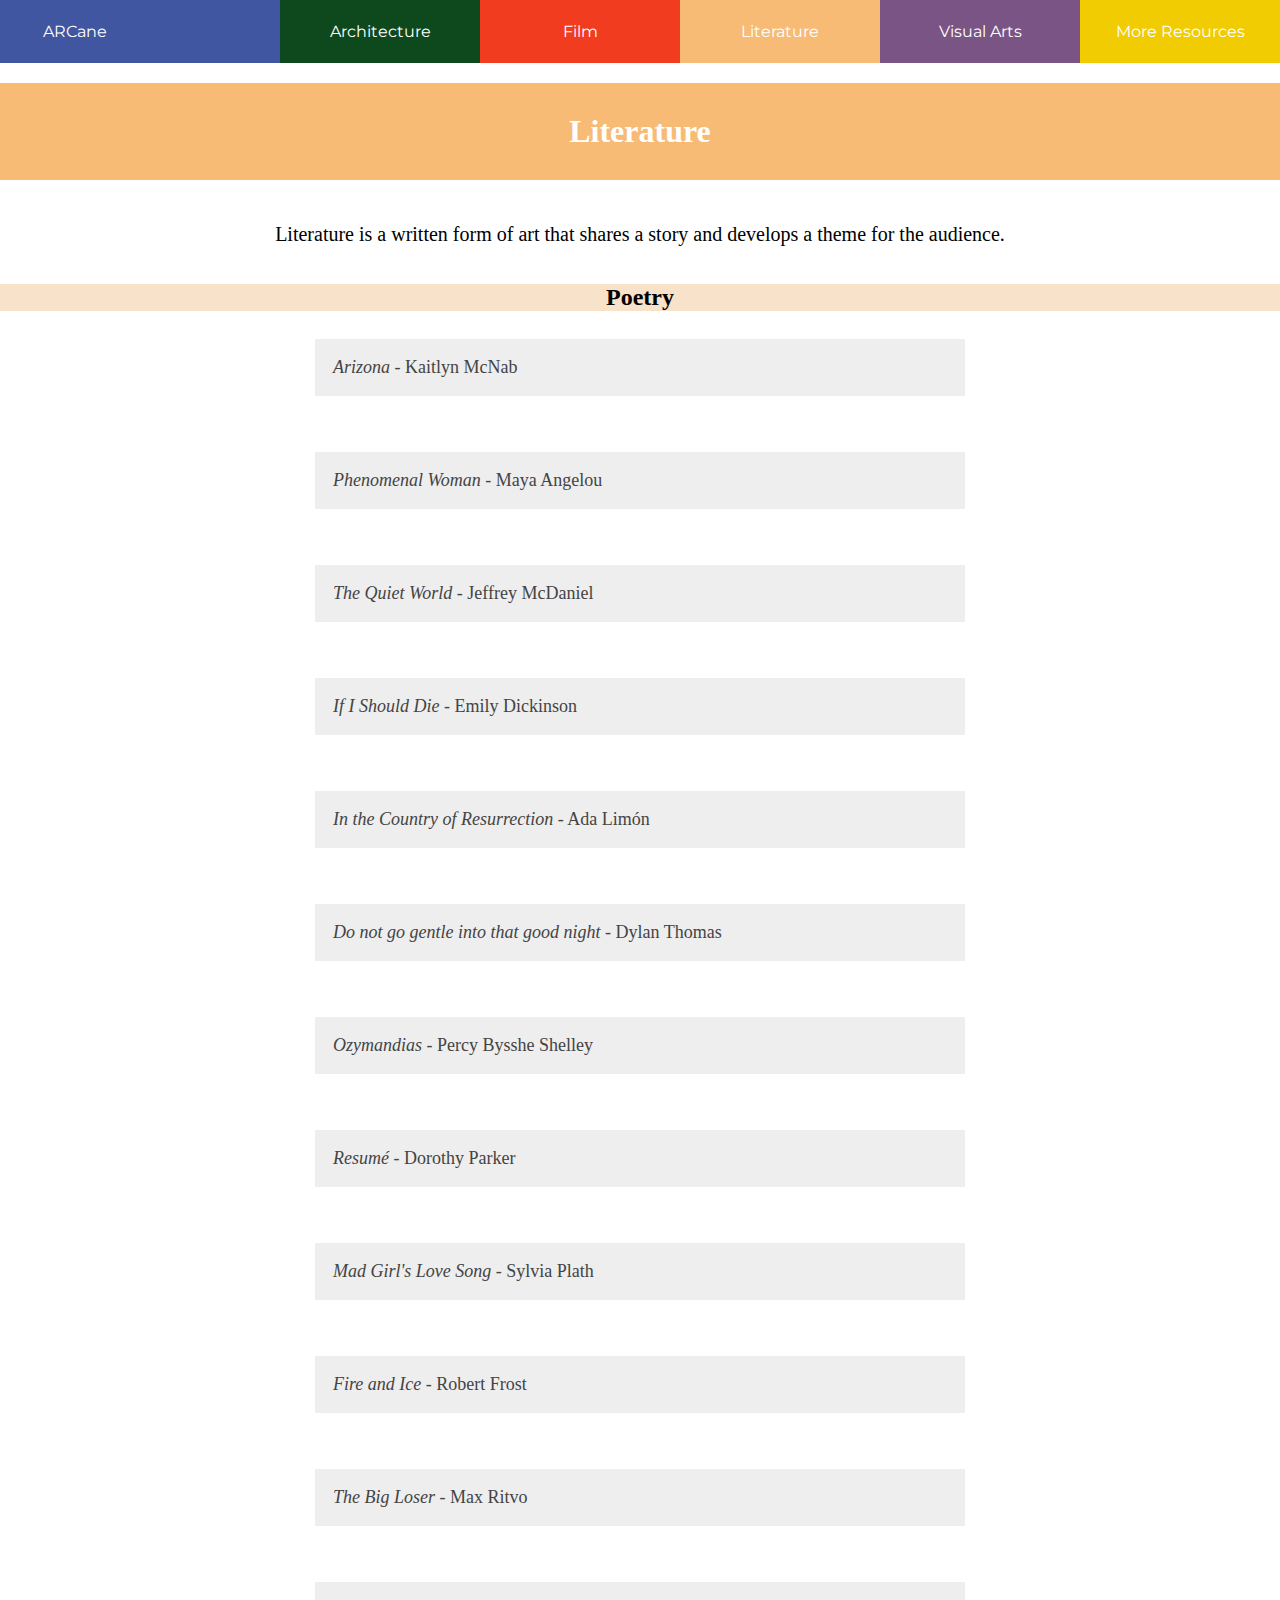
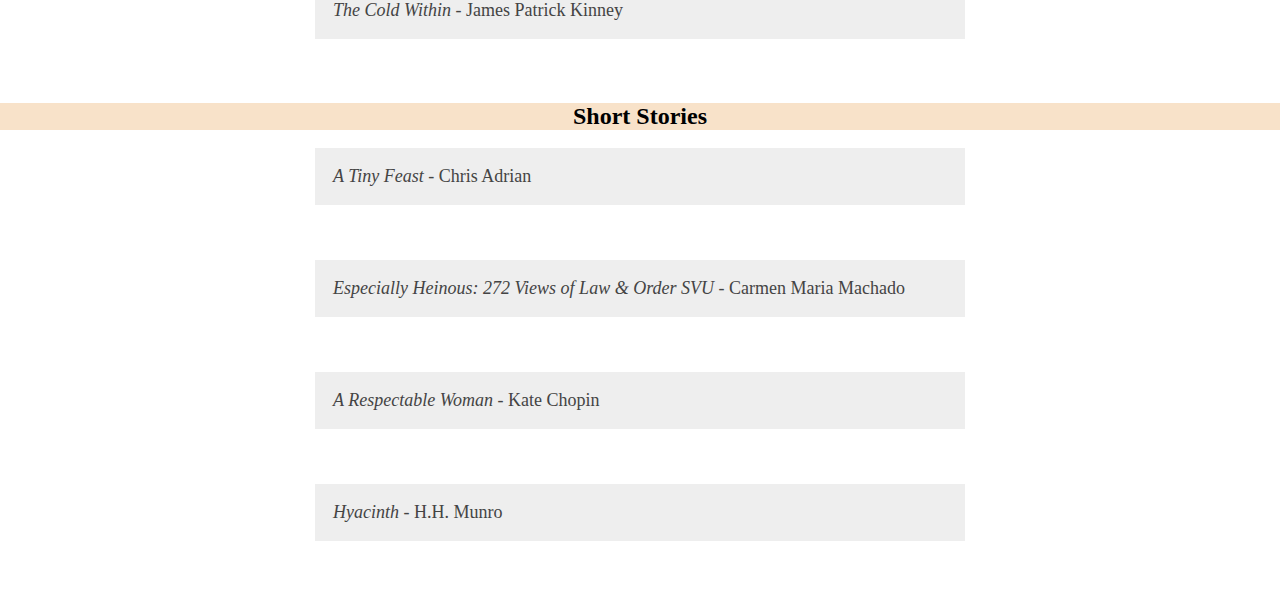
<file: literature.html>
<!DOCTYPE html>
<html>

<head>
  <meta charset="utf-8">
  <meta name="viewport" content="width=device-width">
  <title>replit</title>
  <link href="style.css" rel="stylesheet" type="text/css" />
  <script src = "https://code.jquery.com/jquery-3.4.1.min.js"></script>
</head>

<body> 
<link rel="preconnect" href="https://fonts.googleapis.com">
<link rel="preconnect" href="https://fonts.gstatic.com" crossorigin>
<link href="https://fonts.googleapis.com/css2?family=Dancing+Script&family=Montserrat&display=swap" rel="stylesheet">
  
<div class = "space">
  <div>
<!--     <img class = "hands logoL" src = "pictures/logoPic.png" alt = "an image" style = "cursor: pointer"> -->
    <a class = "logo" href = "index.html">ARCane</a>
  </div>
  <ul class = "sections">
    <li><a class = "architecture" href = "architecture.html">Architecture</a></li>
    <li><a class = "film" href = "film.html">Film</a></li>
    <li><a class = "literature" href = "literature.html">Literature</a></li>
    <li><a class = "visualArts" href = "visual arts.html">Visual Arts</a></li>
    <li><a class="moreResources" href="more resources.html">More Resources</a></li>
  </ul>
</div>
  
<h1 class = "literatureH header center">Literature</h1>

<div class = "literatureAB">
  <p class = "description center"><br>Literature is a written form of art that shares a story and develops a theme for the audience.</p>
</div>
<br>

<h2 class = "literatureGT center">Poetry</h2><br>

<div class = "literatureRW">
  <div class = "box fullMargins">
      <button type="button" class="collapsible1 collapseCSS"><em>Arizona</em> - Kaitlyn McNab</button>
      <div class="text">
        <p><br>I want to be whisked away to Arizona <br>
and kissed in the depression of the Earth. <br>
Surrounded by rocks that have heard the moans of creatures like me, <br>
long necked <br>
and ferocious <br>
slow-stepping, and extraordinary. <br>
<br>
Standing ankle-deep in oceans of sand <br>
Under sun that refuses to give up <br>
Sharing heat with someone that loves me, <br>
that sees me as a beginning and the now, <br>
their future and their lover from a past life <br>
  <br>
I want to love in Arizona. <br>
  <br>
I want my palms and shoulders and the back of my neck <br>
bathed in sunlight and lips <br>
To fall asleep in a city of cacti <br>
and kept awake by all the life that romps in the night <br>
  <br>
I want to walk into the chilly desert draped under your arm, <br>
blanketed by all of you and all of the stars <br>
that seem more like ancestors, <br>
winking and beaming down at us, <br>
granting me the wish that has lived in my skeleton since my conception: <br>
to be loved unconditionally <br>
a freedom they’ve prayed over me endlessly. <br>
  <br>
I want the stars and the moon <br>
and the lizards and the dirt <br>
and the fingers and their touch <br>
and the promise of forever, <br>
  <br>
in Arizona.</p>
      </div>
    </div>
  <div class = "box fullMargins">
      <button type="button" class="collapsible2 collapseCSS"><em>Phenomenal Woman</em> - Maya Angelou</button>
      <div class="text">
        <p><br>Pretty women wonder where my secret lies. <br>
I'm not cute or built to suit a fashion model's size <br>
But when I start to tell them, <br>
They think I'm telling lies. <br>
I say, <br>
It's in the reach of my arms <br>
The span of my hips, <br>
The stride of my step, <br>
The curl of my lips. <br>
I'm a woman <br>
Phenomenally. <br>
Phenomenal woman, <br>
That's me. <br>
<br>
I walk into a room <br>
Just as cool as you please, <br>
And to a man, <br>
The fellows stand or <br>
Fall down on their knees. <br>
Then they swarm around me, <br>
A hive of honey bees. <br>
I say, <br>
It's the fire in my eyes, <br>
And the flash of my teeth, <br>
The swing in my waist, <br>
And the joy in my feet. <br>
I'm a woman <br>
Phenomenally. <br>
Phenomenal woman, <br>
That's me. <br>
<br>
Men themselves have wondered <br>
What they see in me. <br>
They try so much <br>
But they can't touch <br>
My inner mystery. <br>
When I try to show them <br>
They say they still can't see. <br>
I say, <br>
It's in the arch of my back, <br>
The sun of my smile, <br>
The ride of my breasts, <br>
The grace of my style. <br>
I'm a woman <br>
 <br>
Phenomenally. <br>
Phenomenal woman, <br>
That's me. <br>
<br>
Now you understand <br>
Just why my head's not bowed. <br>
I don't shout or jump about <br>
Or have to talk real loud. <br>
When you see me passing <br>
It ought to make you proud. <br>
I say, <br>
It's in the click of my heels, <br>
The bend of my hair, <br>
the palm of my hand, <br>
The need of my care, <br>
'Cause I'm a woman <br>
Phenomenally. <br>
Phenomenal woman, <br>
That's me.</p>
      </div>
    </div>
  <div class = "box fullMargins">
      <button type="button" class="collapsible3 collapseCSS"><em>The Quiet World</em> - Jeffrey McDaniel</button>
      <div class="text">
        <p><br>In an effort to get people to look <br>
into each other’s eyes more, <br>
and also to appease the mutes, <br>
the government has decided <br>
to allot each person exactly one hundred <br>
and sixty-seven words, per day. <br>
<br>
When the phone rings, I put it to my ear <br>
without saying hello. In the restaurant <br>
I point at chicken noodle soup. <br>
I am adjusting well to the new way. <br>
<br>
Late at night, I call my long distance lover, <br>
proudly say I only used fifty-nine today. <br>
I saved the rest for you. <br>
<br>
When she doesn’t respond, <br>
I know she’s used up all her words, <br>
so I slowly whisper I love you <br>
thirty-two and a third times. <br>
After that, we just sit on the line <br>
and listen to each other breathe. <br>
</p>
      </div>
  </div>
  <div class = "box fullMargins">
      <button type="button" class="collapsible4 collapseCSS"><em>If I Should Die</em> - Emily Dickinson</button>
      <div class="text">
        <p><br>If I should die, <br>
And you should live, <br>
And time should gurgle on, <br>
And morn should beam, <br>
And noon should burn, <br>
As it has usual done; <br>
If birds should build as early, <br>
And bees as bustling go,— <br>
One might depart at option <br>
From enterprise below! <br>
’T is sweet to know that stocks will stand <br>
When we with daisies lie, <br>
That commerce will continue, <br>
And trades as briskly fly. <br>
It makes the parting tranquil <br>
And keeps the soul serene, <br>
That gentlemen so sprightly <br>
Conduct the pleasing scene!</p>
      </div>
</div>
  <div class = "box fullMargins">
      <button type="button" class="collapsible5 collapseCSS"><em>In the Country of Resurrection</em> - Ada Limón</button>
      <div class="text">
        <p><br>Last night we killed a possum, <br>
out of mercy, in the middle of the road. <br>
<br>
It was dying, its face was bloody, <br>
the back legs were shattered. The mistake <br>
<br>
I made was getting out of the car <br>
(you told me not to), but I wanted to be <br>
<br>
sure, needed to know for sure, that it could <br>
not be saved. (Someone else had hit it.) <br>
 <br>
The sound it was making. The sound <br>
folded me back into the airless car. <br>
<br>
Do it, do it fast, I lowered my head <br>
until the thud was done. You killed it quiet. <br>
<br>
We drove home under the sickle moon, <br>
laundry gone cold and dry on the line. <br>
<br>
But that was last night. This morning <br>
the sun is coming alive in the kitchen. <br>
<br>
You’ve gone to get us gas station coffee <br>
and there is so much life all over the place.</p>
      </div>
  </div>
  <div class = "box fullMargins">
      <button type="button" class="collapsible6 collapseCSS"><em>Do not go gentle into that good night</em> - Dylan Thomas</button>
      <div class="text">
        <p><br>Do not go gentle into that good night, <br>
Old age should burn and rave at close of day; <br>
Rage, rage against the dying of the light. <br>
<br>
Though wise men at their end know dark is right, <br>
Because their words had forked no lightning they <br>
Do not go gentle into that good night. <br>
 <br>
Good men, the last wave by, crying how bright <br>
Their frail deeds might have danced in a green bay, <br>
Rage, rage against the dying of the light. <br>
<br>
Wild men who caught and sang the sun in flight, <br>
And learn, too late, they grieved it on its way, <br>
Do not go gentle into that good night. <br>
<br>
Grave men, near death, who see with blinding sight <br>
Blind eyes could blaze like meteors and be gay, <br>
Rage, rage against the dying of the light. <br>
<br>
And you, my father, there on the sad height, <br>
Curse, bless, me now with your fierce tears, I pray. <br>
Do not go gentle into that good night. <br>
Rage, rage against the dying of the light.</p>
      </div>
  </div>
  <div class = "box fullMargins">
      <button type="button" class="collapsible7 collapseCSS"><em>Ozymandias</em> - Percy Bysshe Shelley</button>
      <div class="text">
        <p><br>I met a traveller from an antique land <br>
Who said: "Two vast and trunkless legs of stone <br>
Stand in the desert . . . Near them, on the sand, <br>
Half sunk, a shattered visage lies, whose frown, <br>
And wrinkled lip, and sneer of cold command, <br>
Tell that its sculptor well those passions read <br>
Which yet survive, stamped on these lifeless things, <br>
The hand that mocked them, and the heart that fed: <br>
And on the pedestal these words appear: <br>
'My name is Ozymandias, king of kings: <br>
Look on my works, ye Mighty, and despair!' <br>
Nothing beside remains. Round the decay <br>
Of that colossal wreck, boundless and bare <br>
The lone and level sands stretch far away."</p>
      </div>
  </div>
  <div class = "box fullMargins">
      <button type="button" class="collapsible8 collapseCSS"><em>Resumé</em> - Dorothy Parker</button>
      <div class="text">
        <p><br>Razors pain you; <br>
Rivers are damp; <br>
Acids stain you; <br>
And drugs cause cramp. <br>
Guns aren’t lawful; <br>
Nooses give; <br>
Gas smells awful; <br>
You might as well live. <br>
</p>
      </div>
    </div>
  <div class = "box fullMargins">
      <button type="button" class="collapsible9 collapseCSS"><em>Mad Girl's Love Song</em> - Sylvia Plath</button>
      <div class="text">
        <p><br>I shut my eyes and all the world drops dead; <br>
I lift my lids and all is born again. <br>
(I think I made you up inside my head.) <br>
The stars go waltzing out in blue and red, <br>
And arbitrary blackness gallops in: <br>
I shut my eyes and all the world drops dead. <br>
I dreamed that you bewitched me into bed <br>
And sung me moon-struck, kissed me quite insane. <br>
(I think I made you up inside my head.) <br>
God topples from the sky, hell's fires fade: <br>
Exit seraphim and Satan's men: <br>
I shut my eyes and all the world drops dead. <br>
I fancied you'd return the way you said, <br>
But I grow old and I forget your name. <br>
(I think I made you up inside my head.) <br>
I should have loved a thunderbird instead; <br>
At least when spring comes they roar back again. <br>
I shut my eyes and all the world drops dead. <br>
(I think I made you up inside my head.)</p>
      </div>
  </div>
  <div class = "box fullMargins">
      <button type="button" class="collapsible10 collapseCSS"><em>Fire and Ice</em> - Robert Frost</button>
      <div class="text">
        <p><br>Some say the world will end in fire, <br>
Some say in ice. <br>
From what I’ve tasted of desire <br>
I hold with those who favor fire. <br>
But if it had to perish twice, <br>
I think I know enough of hate <br>
To say that for destruction ice <br>
Is also great <br>
And would suffice.
</p>
      </div>
  </div> 
  <div class = "box fullMargins">
      <button type="button" class="collapsible11 collapseCSS"><em>The Big Loser</em> - Max Ritvo</button>
      <div class="text">
        <p><br>The guardian angel sits in the tree <br>
above the black lip of street <br>
the man walks down. <br>
He calls the man Cargo. <br>
<br>
The angel sees a pinewood box in place of the man, <br>
and the street he walks is a boat, <br>
the hull like a coal crater. <br>
<br>
Somewhere in the real world there is such a boat and box. <br>
<br>
The angels call these overlays dreams, <br>
and believe they crop up because angels <br>
can’t sleep but want to — <br>
<br>
space falls apart when you have unlimited time. <br>
<br>
The cargo is rattling in the boat. <br>
Maybe it’s just the waves, maybe it’s rats. <br>
What’s the difference? Either way: it’s the box. <br>
<br>
The angel sends the man <br>
a happy vision from his past — the time <br>
<br>
he fed birthday cake <br>
to his goldfish <br>
after an unsuccessful party. <br>
<br>
The angel thinks he’s applying lemon oil <br>
to the creaky, wounded wood of the box. <br>
He knows it’s palliative, but it’s beautiful. <br>
<br>
The man reaches the end of the street. He’s a sick man <br>
and he starts to ponder death <br>
as he often does these days: <br>
<br>
All of death is right here <br>
— the gods, the dark, a moon. <br>
Where was I expecting death <br>
to take me if everywhere it is <br>
is on earth? <br>
<br>
At life’s close, you’re like the child whose parents <br>
step out for a drive — <br>
<br>
everyone else out on a trip, <br>
but the child remains in the familiar bed, <br>
feeling old lumps like new <br>
in the mattress — the lights off — <br>
<br>
not sleeping, for who can sleep <br>
with the promise of a world beyond the door? <br>
<br>
That night the child dreams <br>
he’s inside the box. <br>
<br>
It’s burning hot, the heat coming <br>
from bugs and worms <br>
raping and devouring one another. <br>
<br>
He starts the hard work <br>
of the imagination, <br>
learning to minister to the new dream. <br>
<br>
Perhaps all that’s needed is a little rain — <br>
for everyone to drink and have a bath. <br>
<br>
Outside: a car humming, <br>
somewhere, his mother’s singing. <br>
</p>
      </div>
  </div>
  <div class = "box fullMargins">
      <button type="button" class="collapsible12 collapseCSS"><em>The Cold Within</em> - James Patrick Kinney</button>
      <div class="text">
        <p><br>Six humans trapped by happenstance <br>
In bleak and bitter cold. <br>
Each one possessed a stick of wood <br>
Or so the story's told. <br>
<br>
Their dying fire in need of logs <br>
The first man held his back <br>
For of the faces around the fire <br>
He noticed one was black. <br>
<br>
The next man looking 'cross the way <br>
Saw one not of his church <br>
And couldn't bring himself to give <br>
The fire his stick of birch. <br>
<br>
The third one sat in tattered clothes <br>
He gave his coat a hitch <br>
Why should his log be put to use <br>
To warm the idle rich? <br>
<br>
The rich man just sat back thought <br>
Of the wealth he had in store <br>
And how to keep what he had earned <br>
From the lazy shiftless poor. <br>
<br>
The black man's face bespoke revenge <br>
As the fire passed from his sight <br>
For all he saw in his stick of wood <br>
Was a chance to spite the white. <br>
<br>
The last man of this forlorn group <br>
Did nought except for gain <br>
Giving only to those who gave <br>
Was how he played the game. <br>
<br>
Their logs held tight in death's still hands <br>
Was proof of human sin <br>
They did not die from the cold without <br>
They died from the cold within.</p>
      </div>
  </div>
</div><br>

<h2 class = "literatureGT center">Short Stories</h2><br>

<div class = "literatureRW">
  <button class="collapseCSS ss" onclick=" window.open('https://blankslate.io/?note=720724', '_blank')" style="cursor:pointer"><em>A Tiny Feast</em> - Chris Adrian</button>
  <button class="collapseCSS ss" onclick=" window.open('https://blankslate.io?note=720736', '_blank')" style="cursor:pointer"><em>Especially Heinous: 272 Views of Law & Order SVU</em> - Carmen Maria Machado</button>
  <button class="collapseCSS ss" onclick=" window.open('https://blankslate.io?note=720738', '_blank')" style="cursor:pointer"><em>A Respectable Woman</em> - Kate Chopin</button>
  <button class="collapseCSS ss" onclick=" window.open('https://blankslate.io?note=720744', '_blank')" style="cursor:pointer"><em>Hyacinth</em> - H.H. Munro</button>
</div>
  <script src="script.js"></script>
 <!--
This script places a badge on your repl's full-browser view back to your repl's cover page. Try various colors for the theme: dark, light, red, orange, yellow, lime, green, teal, blue, blurple, magenta, pink!
-->
<script src="https://replit.com/public/js/replit-badge.js" theme="blue" defer></script> 
</body>

</html>
</file>
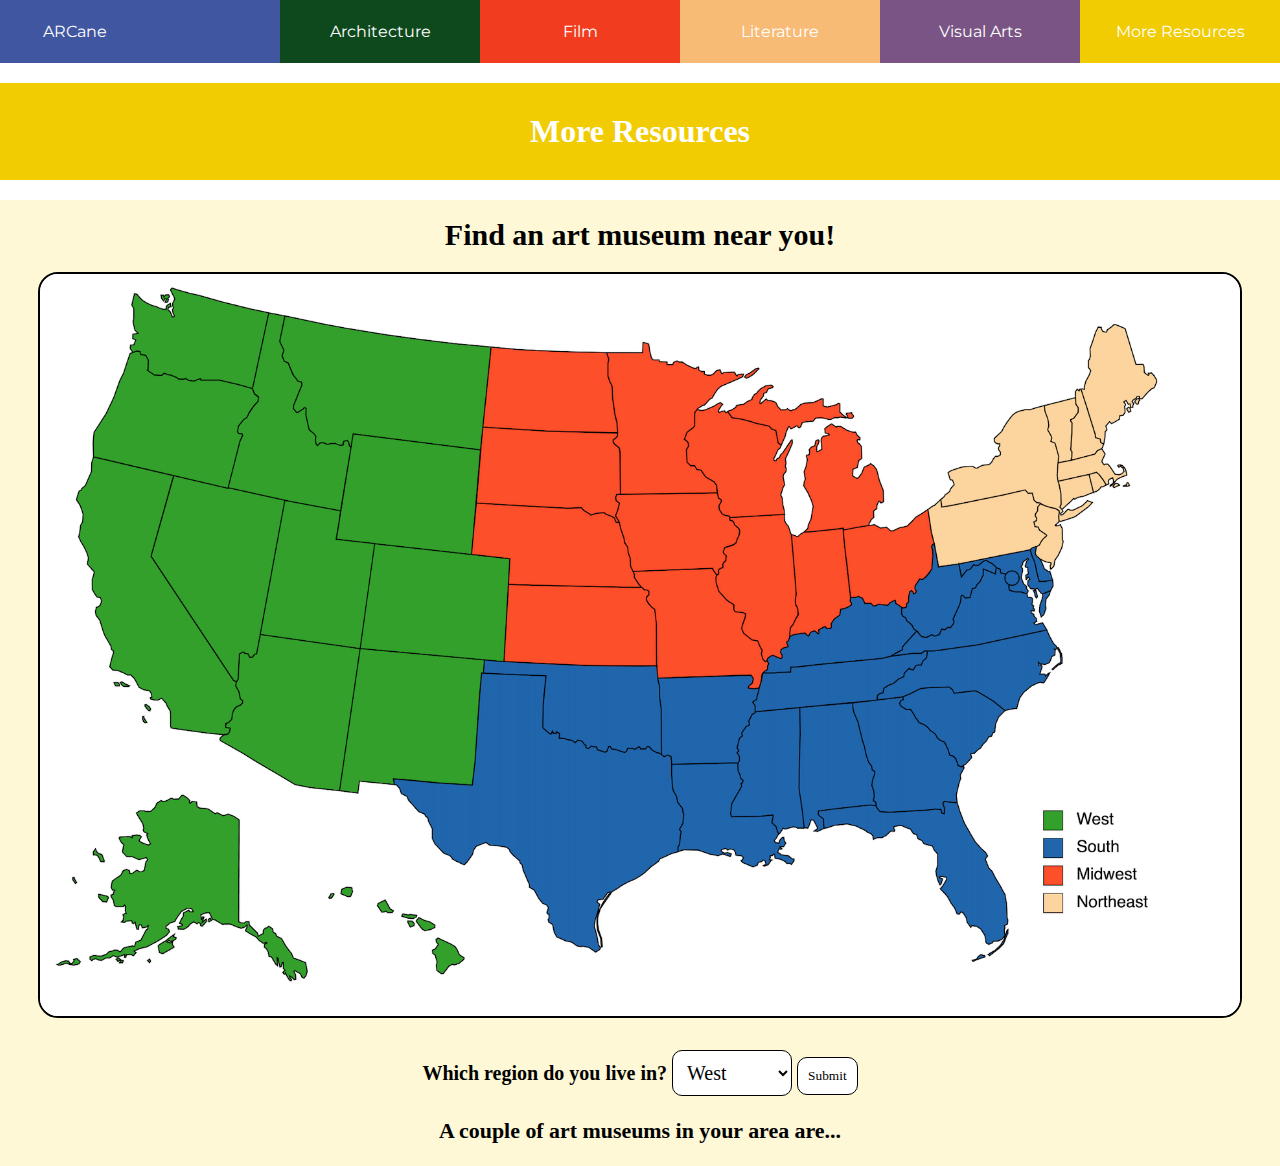
<file: more resources.html>
<!DOCTYPE html>
<html>

<head>
  <meta charset="utf-8">
  <meta name="viewport" content="width=device-width">
  <title>replit</title>
  <link href="style.css" rel="stylesheet" type="text/css" />
  <script src = "https://code.jquery.com/jquery-3.4.1.min.js"></script>
</head>

<body>
<link rel="preconnect" href="https://fonts.googleapis.com">
<link rel="preconnect" href="https://fonts.gstatic.com" crossorigin>
<link href="https://fonts.googleapis.com/css2?family=Dancing+Script&family=Montserrat&display=swap" rel="stylesheet">
<div class = "space">
  <div>
<!--     <img class = "hands logoL" src = "pictures/logoPic.png" alt = "an image" style = "cursor: pointer"> -->
    <a class = "logo" href = "index.html">ARCane</a>
  </div>
  <ul class = "sections">
    <li><a class = "architecture" href = "architecture.html">Architecture</a></li>
    <li><a class = "film" href = "film.html">Film</a></li>
    <li><a class = "literature" href = "literature.html">Literature</a></li>
    <li><a class = "visualArts" href = "visual arts.html">Visual Arts</a></li>
    <li><a class="moreResources" href="more resources.html">More Resources</a></li>
  </ul>
</div>
  
<h1 class = "resources header center">More Resources</h1>
  
<div class = "regionS center">
  <br>
  <h3 class = "homeST">Find an art museum near you! <h3>
  <div class = "middle">
    <img class = "resourcesImg" src = "pictures/map.png">
  </div>
  <div class = "middle">
    <form class = "regionF">
    <br>
      <label class = "regionL">Which region do you live in?
    <select class = "regionD">
      <option>West</option>
      <option>Midwest</option>
      <option>South</option>
      <option>Northeast</option>
    </select>
  </label>
      <input class = "regionSBtn" type = "submit">
    </form>
  </div>
    <br>
  <div>
    <h3>A couple of art museums in your area are...</h3>
    <br>
    <div class = "regionOut">
    
    </div>
  </div>
</div>


  
  <script src="script.js"></script>
 <!--
This script places a badge on your repl's full-browser view back to your repl's cover page. Try various colors for the theme: dark, light, red, orange, yellow, lime, green, teal, blue, blurple, magenta, pink!
-->
<script src="https://replit.com/public/js/replit-badge.js" theme="blue" defer></script> 
</body>

</html>
</file>
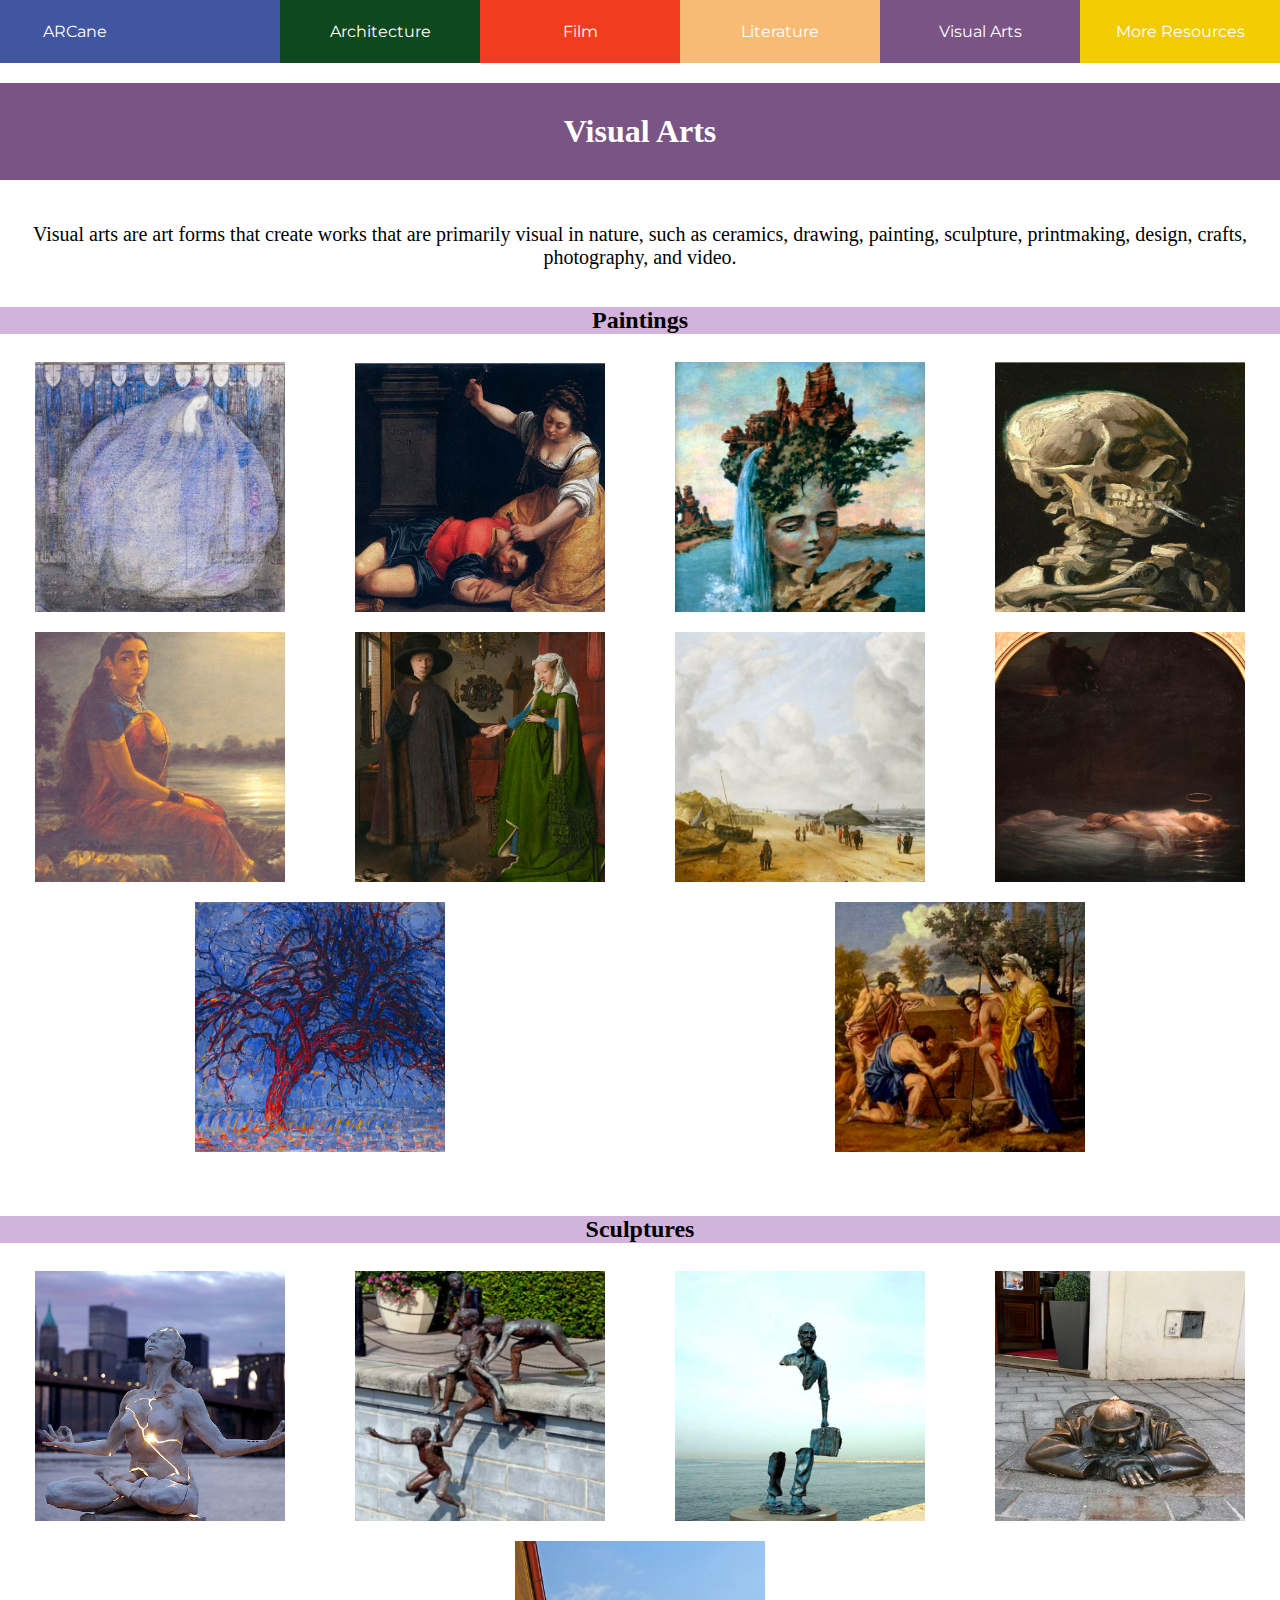
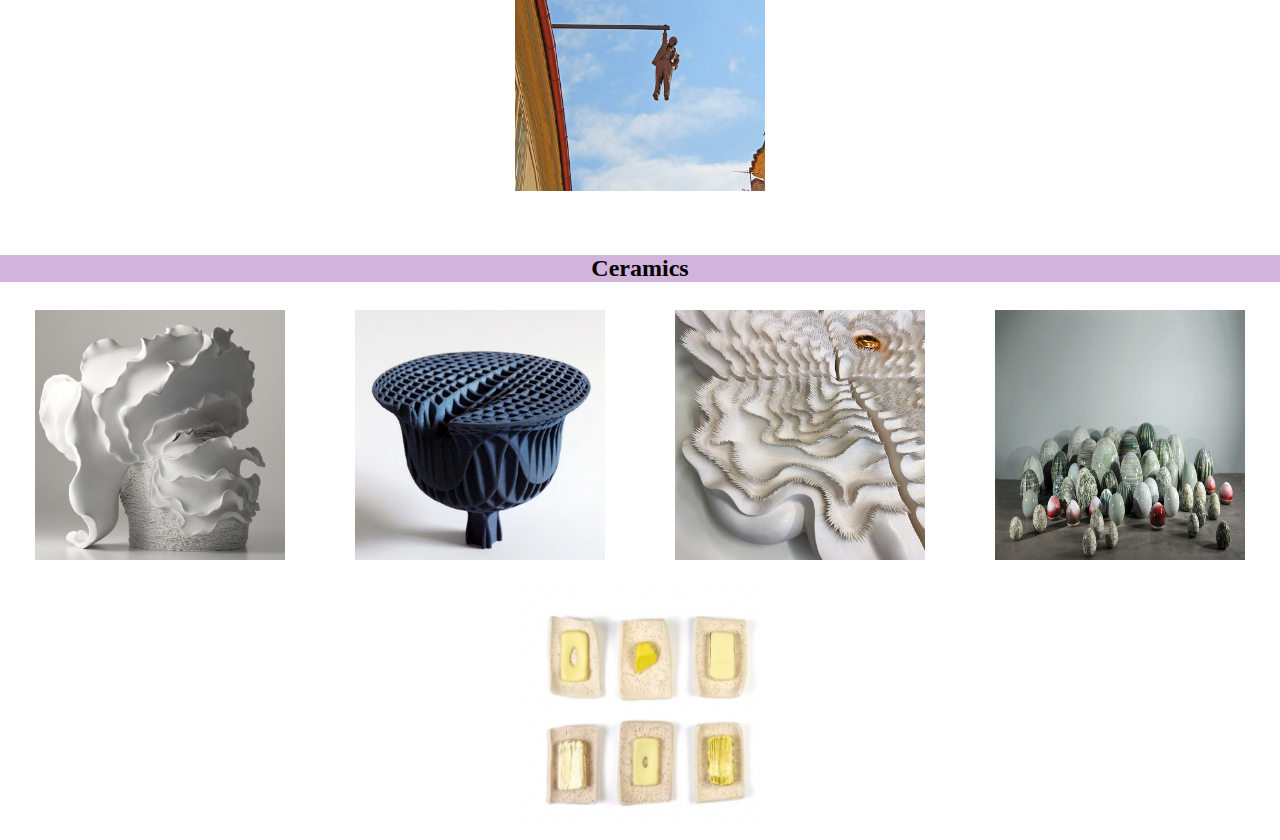
<file: visual arts.html>
<!DOCTYPE html>
<html>

<head>
  <meta charset="utf-8">
  <meta name="viewport" content="width=device-width">
  <title>replit</title>
  <link href="style.css" rel="stylesheet" type="text/css" />
  <script src = "https://code.jquery.com/jquery-3.4.1.min.js"></script>
</head>

<body>
<link rel="preconnect" href="https://fonts.googleapis.com">
<link rel="preconnect" href="https://fonts.gstatic.com" crossorigin>
<link href="https://fonts.googleapis.com/css2?family=Dancing+Script&family=Montserrat&display=swap" rel="stylesheet">
<div class = "space">
  <div>
<!--     <img class = "hands logoL" src = "pictures/logoPic.png" alt = "an image" style = "cursor: pointer"> -->
    <a class = "logo" href = "index.html">ARCane</a>
  </div>
  <ul class = "sections">
    <li><a class = "architecture" href = "architecture.html">Architecture</a></li>
    <li><a class = "film" href = "film.html">Film</a></li>
    <li><a class = "literature" href = "literature.html">Literature</a></li>
    <li><a class = "visualArts" href = "visual arts.html">Visual Arts</a></li>
    <li><a class="moreResources" href="more resources.html">More Resources</a></li>
  </ul>
</div>
  
<h1 class = "visualArtsH header center">Visual Arts</h1>

<div class = "visualArtsAB">
  <p class = "description center"><br>Visual arts are art forms that create works that are primarily visual in nature, such as ceramics, drawing, painting, sculpture, printmaking, design, crafts, photography, and video.</p>
</div>
<br>

<h2 class = "visualArtsGT center">Paintings</h2><br>

<div class="visualArtG">
  <div class="p1 fullMargins"> 
    <img src="pictures/the mysterious garden.png" width="250px" height="250px">
    <div><em>The Mysterious Garden, 1911</em><br>Margaret Macdonald Mackintosh</br><br>The National Galleries of Scotland, UK</div>
  </div>
  <div class="p2 fullMargins"> 
    <img src="pictures/jael and sisera.png" width="250px" height="250px">
    <div><em>Jael and Sisera, 1620</em><br>Artemisia Gentieschi</br><br>Szepmuveszeti Museum, Hungary</div>
  </div>
  <div class="p3 fullMargins"> 
    <img src="pictures/arizona landscape.png" width="250px" height="250px">
    <div><em>Arizona Landscape, 1944</em><br>Dorothea Tanning</br><br>Louvre Museum, France </div>
  </div>
  <div class="p4 fullMargins"> 
    <img src="pictures/skull of skeleton.png" width="250px" height="250px">
    <div><em>Skull of a Skeleton with Burning Cigarette, 1886</em><br>Vincent Van Gogh</br><br>Van Gogh Museum, the Netherlands</div>
  </div>
  <div class="p5 fullMargins"> 
    <img src="pictures/lady in the moonlight.png" width="250px" height="250px">
    <div><em>Lady in the Moonlight, 1889</em><br>Raja Ravi Varma</br><br>National Gallery of Modern Art, India</div>
  </div>
  <div class="p6 fullMargins"> 
    <img src="pictures/the arnolfini portrait.png" width="250px" height="250px">
    <div><em>The Arnolfini Portrait, 1434</em><br>Jan Van Eyck</br><br>The National Gallery, USA</div>
  </div>
  <div class="p7 fullMargins"> 
    <img src="pictures/view of Scheveningen Sands.png" width="250px" height="250px">
    <div><em>View of Scheveningen Sands, 1641</em><br>Hendrick van Anthonissen</br><br>The Fitzwilliam Museum, United Kingdom </div>
  </div>
  <div class="p8 fullMargins"> 
    <img src="pictures/the young martyr.png" width="250px" height="250px">
    <div><em>The Young Martyr, 1855</em><br>Paul Delaroche</br><br>Hermitage Museum, Russia</div>
  </div>
  <div class="p9 fullMargins"> 
    <img src="pictures/red tree.png" width="250px" height="250px">
    <div><em>Red Tree, 1908</em><br>Piet Mondrian</br><br>The Stedelijk Museum, the Netherlands</div>
  </div>
  <div class="p10 fullMargins"> 
    <img src="pictures/et in arcadia ego.png" width="250px" height="250px">
    <div><em>Et in Arcadia ego, 1638</em><br>Nicolas Poussin</br><br>Louvre Museum, France</div>
  </div>
</div><br><br><br>

<h2 class = "visualArtsGT center">Sculptures</h2><br>
  
<div class="sculptures visualArtG">
  <div class="s1 fullMargins"> 
    <img src="pictures/expansion.png" width="250px" height="250px">
    <div><em>Expansion, 2004</em><br>Paige Bradley</br><br>Brooklyn, New York, USA</div>
  </div>
  <div class="s2 fullMargins"> 
    <img src="pictures/people of the river.png" width="250px" height="250px">
    <div><em>People of the River, 2000</em><br>Chong Fa Cheong</br><br>Singapore River, Singapore</div>
  </div>
  <div class="s3 fullMargins"> 
    <img src="pictures/les voyageurs.png" width="250px" height="250px">
    <div><em>Les Voyageurs, 2014</em><br>Bruno Catalano</br><br>Marseilles, France</div>
  </div>
  <div class="s4 fullMargins"> 
    <img src="pictures/Screen Shot 2022-07-21 at 4.02.54 PM.png" width="250px" height="250px">
    <div><em>Man at Work, 1997</em><br>Viktor Hulik</br><br>Bratislava, Slovakia</div>
  </div>
  <div class="s5 fullMargins"> 
    <img src="pictures/man.png" width="250px" height="250px">
    <div><em>Man Hanging Out, 1996</em><br>David Černý</br><br>Prague, Czech Republic</div>
  </div>
</div><br><br><br>

<h2 class = "visualArtsGT center">Ceramics</h2><br>
  
<div class="ceramics visualArtG">
  <div class="c1 fullMargins"> 
    <img src="pictures/sea of memory.png" width="250px" height="250px">
    <div><em>Sea of Memory 052, 2017</em><br>Noriko Kuresumi</br></div>
  </div>
  <div class="c2 fullMargins"> 
    <img src="pictures/optical flow.png" width="250px" height="250px">
    <div><em>Optical Flow, 2017</em><br>Emre Can</br></div>
  </div>
  <div class="c3 fullMargins"> 
    <img src="pictures/pearl.png" width="250px" height="250px">
    <div><em>Golden Pearl II,</em><br>Ikuko Iwamoto</br></div>
  </div>
  <div class="c4 fullMargins"> 
    <img src="pictures/columbus'Egg.png" width="250px" height="250px">
    <div><em>Columbus’ Egg, 2014</em><br>Martha Rieger<br></div>
  </div>
  <div class="c5 fullMargins"> 
    <img src="pictures/sunlight.png" width="250px" height="250px">
    <div><em>Sunlight in Service, 2021</em><br>Honor Freeman<br></div>
  </div>
</div>
  
  <script src="script.js"></script>
 <!--
This script places a badge on your repl's full-browser view back to your repl's cover page. Try various colors for the theme: dark, light, red, orange, yellow, lime, green, teal, blue, blurple, magenta, pink!
-->
<script src="https://replit.com/public/js/replit-badge.js" theme="blue" defer></script> 
</body>

</html>
</file>
<file: style.css>
html, body {
  height: 100%;
  width: 100%;
  scroll-behavior: smooth;
}

* { 
  padding: 0; 
  margin: 0; 
  font-family: "Helvetica Neue";
}
.center {
  text-align: center;
}
.header {
  margin: 20px 0px 20px 0px;
  padding: 30px 0px 30px 0px;
}
.description {
  margin: 10px 10px 20px 10px;
  font-size: 20px;
}
.sideMargins {
  margin: 0px 20px 0px 20px;
}
.fullMargins {
  margin: 10px;
}
.middle {
  display: flex;
  flex-direction: row;
  justify-content: center;
}
.underline {
  text-decoration: underline;
}

/* Nav bar*/
.sections {
  display: flex;
  justify-content: flex-end;
  background-color: #4056A1;
  overflow: hidden;
  list-style: none;
  font-family: "Montserrat", sans-serif;
}
.space {
  display: flex;
  justify-content: space-between;
  background-color: #4056A1;
/*   position: fixed;
  top: 0;
  width: 100%; */
}

/* Link Colors and Hover Effect */
a:link, a:visited {
  color: white;
  padding: 14px 25px;
  text-align: center;
  text-decoration: none;
  display: inline-block;
  width: 150px;
}

.architecture:link {
  background-color: #0E491D;
  padding-top: 22px;
  padding-bottom: 22px;
  font-family: "Montserrat", sans-serif;
}
.architecture:hover {
  background-color: #146728;
  font-family: "Montserrat", sans-serif;
}

.film:link {
  background-color: #F13C1F;
  padding-top: 22px;
  padding-bottom: 22px;
  font-family: "Montserrat", sans-serif;
}
.film:hover {
  background-color: #F3573F;
  font-family: "Montserrat", sans-serif;
}

.literature:link {
  background-color: #F8BB76;
  padding-top: 22px;
  padding-bottom: 22px;
  font-family: "Montserrat", sans-serif;
/*   padding-right: 75px;
  padding-left: 75px; */
}
.literature:hover {
  background-color: #F9C58B; 
  font-family: "Montserrat", sans-serif;
}

.visualArts:link, .visualArts:visited {
  background-color: #795484ff;
  padding-top: 22px;
  padding-bottom: 22px;
  font-family: "Montserrat", sans-serif;
/*   padding-right: 75px;
  padding-left: 75px; */
}
.visualArts:hover {
  background-color: #9a75a5ff;
  font-family: "Montserrat", sans-serif;
}

.logo:link {
  background-color: #4056A1;
  padding-left: 0px;
  padding-top: 22px;
  padding-bottom: 22px;
  font-family: "Montserrat", sans-serif;
}

.moreResources:link {
  background-color: #f2cc02;
  padding-top: 22px;
  padding-bottom: 22px;
  font-family: "Montserrat", sans-serif;
/*   padding-right: 50px;
  padding-left: 50px; */
}
.moreResources:hover {
  background-color: #FDD90D;
  font-family: "Montserrat", sans-serif;
}

/* Home CSS */
.home {
  color: black;
  background-image: url('pictures/banner\ for\ arcane.jpg');
}
.homeST {
  font-size: 30px;
}
.homeHT {
  font-size: 40px;
  font-weight: 800;
}

.homeImg {
  width: 700px; 
  border: 2px solid #4056A1;
  border-radius: 20px;
  float: left;
  margin: 5px 20px 5px 0px;
}
.homeImgColor {
  width: 700px;
  border: 2px solid white;
  border-radius: 20px;
  float: left;
  margin: 5px 20px 5px 0px;
}
.homeColor {
  background-color: #4056A1;
  color: white;
}
.displaySide {
  display: flex;
  justify-content: space-between;
}
.stat1P {
  display: flex;
  flex-direction: column;
  justify-content: center;
  margin-left: 10px;
}
section {
  margin: 20px 0px 20px 0px;
  padding: 20px 0px 20px 0px;
}
.topBtn {
  margin-top: 5px;
  margin-bottom: 5px;
  margin: auto;
}

.topBtn:hover{
  background-color: white;
}

.homeArtL {
  border: 2px solid #000000;
  border-radius: 30px;
  background-color: white;
  font-family: sans-serif;
  font-size: 17px;
  padding: 10px;
  width: 600px;
  font-family: 'Montserrat', sans-serif;
  margin: auto;
}
.headBtn {
  color: #000000;
  border: 2px solid white;
  border-radius: 30px;
  background-color: white;
  font-family: sans-serif;
  font-size: 17px;
  padding: 10px;
  width: 150px;
  font-family: 'Montserrat', sans-serif;
}
.headBtn:hover {
  background-color: #F9F7F1;
  border: 2px solid #F9F7F1;
  cursor: pointer;
}

.spec {
  margin-bottom: 5px;
}

.bottomBtn {
  color: #000000;
  border: 2px solid #000000;
  border-radius: 30px;
  background-color: white;
  font-family: sans-serif;
  font-size: 17px;
  padding: 10px;
  width: 600px;
  font-family: 'Montserrat', sans-serif;
}
.bottomBtn:hover {
  background-color: white;
  cursor: pointer;
}

.nonColBtn {
  background-color: #465EAF;
  color: white;
}

.quote {
  background-color: #0E491D;
  color: white;
}

/* Architecture CSS */
.architectureH {
  background-color: #0E491D;
  color: white;
}

.architectureCol1 {
  display: flex;
  flex-flow: row wrap;
  justify-content: space-around;
}
.architectureGT {
  background-color: #83ce96;
}

.a1{
 position: relative;
 width: 250px;
 height: 250px;
 float: left;
 margin-right: 10px;
}

.a1 div{
 position: absolute;
 bottom: 0;
 right: 0;
 background: #0b471a;
 color: white;
 margin-bottom: 5px;
 font-family: sans-serif;
 opacity: 0;
 visibility: hidden;
 -webkit-transition: visibility 0s, opacity 0.5s linear; 
 transition: visibility 0s, opacity 0.5s linear;
}

.a1:hover{
 cursor: pointer;
}

.a1:hover div {
  width: 150px;
  padding: 8px 15px;
  visibility: visible;
  opacity: 0.7; 
}

.a2{
 position: relative;
 width: 250px;
 height: 250px;
 float: left;
 margin-right: 10px;
}

.a2 div{
 position: absolute;
 bottom: 0;
 right: 0;
 background: #d7b547;
 color: white;
 margin-bottom: 5px;
 font-family: sans-serif;
 opacity: 0;
 visibility: hidden;
 -webkit-transition: visibility 0s, opacity 0.5s linear; 
 transition: visibility 0s, opacity 0.5s linear;
}

.a2:hover{
 cursor: pointer;
}

.a2:hover div {
  width: 150px;
  padding: 8px 15px;
  visibility: visible;
  opacity: 0.7; 
}

.a3{
 position: relative;
 width: 250px;
 height: 250px;
 float: left;
 margin-right: 10px;
}

.a3 div{
 position: absolute;
 bottom: 0;
 right: 0;
 background: #59727d;
 color: white;
 margin-bottom: 5px;
 font-family: sans-serif;
 opacity: 0;
 visibility: hidden;
 -webkit-transition: visibility 0s, opacity 0.5s linear; 
 transition: visibility 0s, opacity 0.5s linear;
}

.a3:hover{
 cursor: pointer;
}

.a3:hover div {
  width: 150px;
  padding: 8px 15px;
  visibility: visible;
  opacity: 0.7; 
}

.a4{
 position: relative;
 width: 250px;
 height: 250px;
 float: left;
 margin-right: 10px;
}

.a4 div{
 position: absolute;
 bottom: 0;
 right: 0;
 background: #555555;
 color: white;
 margin-bottom: 5px;
 font-family: sans-serif;
 opacity: 0;
 visibility: hidden;
 -webkit-transition: visibility 0s, opacity 0.5s linear; 
 transition: visibility 0s, opacity 0.5s linear;
}

.a4:hover{
 cursor: pointer;
}

.a4:hover div {
  width: 150px;
  padding: 8px 15px;
  visibility: visible;
  opacity: 0.7; 
}

.a5{
 position: relative;
 width: 250px;
 height: 250px;
 float: left;
 margin-right: 10px;
}

.a5 div{
 position: absolute;
 bottom: 0;
 right: 0;
 background: #75816b;
 color: white;
 margin-bottom: 5px;
 font-family: sans-serif;
 opacity: 0;
 visibility: hidden;
 -webkit-transition: visibility 0s, opacity 0.5s linear; 
 transition: visibility 0s, opacity 0.5s linear;
}

.a5:hover{
 cursor: pointer;
}

.a5:hover div {
  width: 150px;
  padding: 8px 15px;
  visibility: visible;
  opacity: 0.7; 
}

.a6{
 position: relative;
 width: 250px;
 height: 250px;
 float: left;
 margin-right: 10px;
}

.a6 div{
 position: absolute;
 bottom: 0;
 right: 0;
 background: #0038A8;
 color: white;
 margin-bottom: 5px;
 font-family: sans-serif;
 opacity: 0;
 visibility: hidden;
 -webkit-transition: visibility 0s, opacity 0.5s linear; 
 transition: visibility 0s, opacity 0.5s linear;
}

.a6:hover{
 cursor: pointer;
}

.a6:hover div {
  width: 150px;
  padding: 8px 15px;
  visibility: visible;
  opacity: 0.7; 
}

.a7{
 position: relative;
 width: 250px;
 height: 250px;
 float: left;
 margin-right: 10px;
}

.a7 div{
 position: absolute;
 bottom: 0;
 right: 0;
 background: #e05e00;
 color: white;
 margin-bottom: 5px;
 font-family: sans-serif;
 opacity: 0;
 visibility: hidden;
 -webkit-transition: visibility 0s, opacity 0.5s linear; 
 transition: visibility 0s, opacity 0.5s linear;
}

.a7:hover{
 cursor: pointer;
}

.a7:hover div {
  width: 150px;
  padding: 8px 15px;
  visibility: visible;
  opacity: 0.7; 
}

.a8{
 position: relative;
 width: 250px;
 height: 250px;
 float: left;
 margin-right: 10px;
}

.a8 div{
 position: absolute;
 bottom: 0;
 right: 0;
 background: #f9a602;
 color: white;
 margin-bottom: 5px;
 font-family: sans-serif;
 opacity: 0;
 visibility: hidden;
 -webkit-transition: visibility 0s, opacity 0.5s linear; 
 transition: visibility 0s, opacity 0.5s linear;
}

.a8:hover{
 cursor: pointer;
}

.a8:hover div {
  width: 150px;
  padding: 8px 15px;
  visibility: visible;
  opacity: 0.7; 
}

.a9{
 position: relative;
 width: 250px;
 height: 250px;
 float: left;
 margin-right: 10px;
}

.a9 div{
 position: absolute;
 bottom: 0;
 right: 0;
 background: #997864;
 color: white;
 margin-bottom: 5px;
 font-family: sans-serif;
 opacity: 0;
 visibility: hidden;
 -webkit-transition: visibility 0s, opacity 0.5s linear; 
 transition: visibility 0s, opacity 0.5s linear;
}

.a9:hover{
 cursor: pointer;
}

.a9:hover div {
  width: 150px;
  padding: 8px 15px;
  visibility: visible;
  opacity: 0.7; 
}

.a10{
 position: relative;
 width: 250px;
 height: 250px;
 float: left;
 margin-right: 10px;
}

.a10 div{
 position: absolute;
 bottom: 0;
 right: 0;
 background: #CC6600;
 color: white;
 margin-bottom: 5px;
 font-family: sans-serif;
 opacity: 0;
 visibility: hidden;
 -webkit-transition: visibility 0s, opacity 0.5s linear; 
 transition: visibility 0s, opacity 0.5s linear;
}

.a10:hover{
 cursor: pointer;
}

.a10:hover div {
  width: 150px;
  padding: 8px 15px;
  visibility: visible;
  opacity: 0.7; 
}


/* Film CSS */
.filmH {
  background-color: #F13C1F;
  color: white;
}
.longFilms, .shortFilms {
  display: flex;
  flex-flow: row wrap;
  justify-content: space-around;
}
.filmGT {
  background-color: #ffd7d1;
}

/* Literature CSS */
.literatureH {
  background-color: #F8BB76;
  color: white;
}
.literatureRW {
  display: flex;
  flex-flow: row wrap;
  justify-content: space-evenly;
}
.literatureGT {
  background-color: #f8e2c9;
}

.litspec {
  margin-bottom: 40px;
}

/* Visual Arts CSS */
.visualArtsH {
  background-color: #795484ff;
  color: white;
}
.visualArtG {
  display: flex;
  justify-content: space-around;
  flex-flow: row wrap;
}
.visualArtsGT {
  background-color: #d1b3dbff;
}

.p1{
 position: relative;
 width: 250px;
 height: 250px;
 float: left;
 margin-right: 10px;
}

.p1 div{
 position: absolute;
 bottom: 0;
 right: 0;
 background: #958fa2;
 color: white;
 margin-bottom: 5px;
 font-family: sans-serif;
 opacity: 0;
 visibility: hidden;
 -webkit-transition: visibility 0s, opacity 0.5s linear; 
 transition: visibility 0s, opacity 0.5s linear;
}

.p1:hover{
 cursor: pointer;
}

.p1:hover div {
  width: 150px;
  padding: 8px 15px;
  visibility: visible;
  opacity: 0.7; 
}

.p2{
 position: relative;
 width: 250px;
 height: 250px;
 float: left;
 margin-right: 10px;
}

.p2 div{
 position: absolute;
 bottom: 0;
 right: 0;
 background: #dbb600;
 color: white;
 margin-bottom: 5px;
 font-family: sans-serif;
 opacity: 0;
 visibility: hidden;
 -webkit-transition: visibility 0s, opacity 0.5s linear; 
 transition: visibility 0s, opacity 0.5s linear;
}

.p2:hover{
 cursor: pointer;
}

.p2:hover div {
  width: 150px;
  padding: 8px 15px;
  visibility: visible;
  opacity: 0.7; 
}

.p3{
 position: relative;
 width: 250px;
 height: 250px;
 float: left;
 margin-right: 10px;
}

.p3 div{
 position: absolute;
 bottom: 0;
 right: 0;
 background: #68a0b0;
 color: white;
 margin-bottom: 5px;
 font-family: sans-serif;
 opacity: 0;
 visibility: hidden;
 -webkit-transition: visibility 0s, opacity 0.5s linear; 
 transition: visibility 0s, opacity 0.5s linear;
}

.p3:hover{
 cursor: pointer;
}

.p3:hover div {
  width: 150px;
  padding: 8px 15px;
  visibility: visible;
  opacity: 0.7; 
}

.p4{
 position: relative;
 width: 250px;
 height: 250px;
 float: left;
 margin-right: 10px;
}

.p4 div{
 position: absolute;
 bottom: 0;
 right: 0;
 background: #000000;
 color: white;
 margin-bottom: 5px;
 font-family: sans-serif;
 opacity: 0;
 visibility: hidden;
 -webkit-transition: visibility 0s, opacity 0.5s linear; 
 transition: visibility 0s, opacity 0.5s linear;
}

.p4:hover{
 cursor: pointer;
}

.p4:hover div {
  width: 150px;
  padding: 8px 15px;
  visibility: visible;
  opacity: 0.7; 
}

.p5{
 position: relative;
 width: 250px;
 height: 250px;
 float: left;
 margin-right: 10px;
}

.p5 div{
 position: absolute;
 bottom: 0;
 right: 0;
 background: #cc5500;
 color: white;
 margin-bottom: 5px;
 font-family: sans-serif;
 opacity: 0;
 visibility: hidden;
 -webkit-transition: visibility 0s, opacity 0.5s linear; 
 transition: visibility 0s, opacity 0.5s linear;
}

.p5:hover{
 cursor: pointer;
}

.p5:hover div {
  width: 150px;
  padding: 8px 15px;
  visibility: visible;
  opacity: 0.7; 
}

.p6{
 position: relative;
 width: 250px;
 height: 250px;
 float: left;
 margin-right: 10px;
}

.p6 div{
 position: absolute;
 bottom: 0;
 right: 0;
 background: #006400;
 color: white;
 margin-bottom: 5px;
 font-family: sans-serif;
 opacity: 0;
 visibility: hidden;
 -webkit-transition: visibility 0s, opacity 0.5s linear; 
 transition: visibility 0s, opacity 0.5s linear;
}

.p6:hover{
 cursor: pointer;
}

.p6:hover div {
  width: 150px;
  padding: 8px 15px;
  visibility: visible;
  opacity: 0.7; 
}

.p7{
 position: relative;
 width: 250px;
 height: 250px;
 float: left;
 margin-right: 10px;
}

.p7 div{
 position: absolute;
 bottom: 0;
 right: 0;
 background: #d2aa6d;
 color: white;
 margin-bottom: 5px;
 font-family: sans-serif;
 opacity: 0;
 visibility: hidden;
 -webkit-transition: visibility 0s, opacity 0.5s linear; 
 transition: visibility 0s, opacity 0.5s linear;
}

.p7:hover{
 cursor: pointer;
}

.p7:hover div {
  width: 150px;
  padding: 8px 15px;
  visibility: visible;
  opacity: 0.7; 
}

.p8{
 position: relative;
 width: 250px;
 height: 250px;
 float: left;
 margin-right: 10px;
}

.p8 div{
 position: absolute;
 bottom: 0;
 right: 0;
 background: #1e140a;
 color: white;
 margin-bottom: 5px;
 font-family: sans-serif;
 opacity: 0;
 visibility: hidden;
 -webkit-transition: visibility 0s, opacity 0.5s linear; 
 transition: visibility 0s, opacity 0.5s linear;
}

.p8:hover{
 cursor: pointer;
}

.p8:hover div {
  width: 150px;
  padding: 8px 15px;
  visibility: visible;
  opacity: 0.7; 
}

.p9{
 position: relative;
 width: 250px;
 height: 250px;
 float: left;
 margin-right: 10px;
}

.p9 div{
 position: absolute;
 bottom: 0;
 right: 0;
 background: #111e6c;
 color: white;
 margin-bottom: 5px;
 font-family: sans-serif;
 opacity: 0;
 visibility: hidden;
 -webkit-transition: visibility 0s, opacity 0.5s linear; 
 transition: visibility 0s, opacity 0.5s linear;
}

.p9:hover{
 cursor: pointer;
}

.p9:hover div {
  width: 150px;
  padding: 8px 15px;
  visibility: visible;
  opacity: 0.7; 
}

.p10{
 position: relative;
 width: 250px;
 height: 250px;
 float: left;
 margin-right: 10px;
}

.p10 div{
 position: absolute;
 bottom: 0;
 right: 0;
 background: #e1ad01;
 color: white;
 margin-bottom: 5px;
 font-family: sans-serif;
 opacity: 0;
 visibility: hidden;
 -webkit-transition: visibility 0s, opacity 0.5s linear; 
 transition: visibility 0s, opacity 0.5s linear;
}

.p10:hover{
 cursor: pointer;
}

.p10:hover div {
  width: 150px;
  padding: 8px 15px;
  visibility: visible;
  opacity: 0.7; 
}

.s1{
 position: relative;
 width: 250px;
 height: 250px;
 float: left;
 margin-right: 10px;
}

.s1 div{
 position: absolute;
 bottom: 0;
 right: 0;
 background: #5d486a;
 color: white;
 margin-bottom: 5px;
 font-family: sans-serif;
 opacity: 0;
 visibility: hidden;
 -webkit-transition: visibility 0s, opacity 0.5s linear; 
 transition: visibility 0s, opacity 0.5s linear;
}

.s1:hover{
 cursor: pointer;
}

.s1:hover div {
  width: 150px;
  padding: 8px 15px;
  visibility: visible;
  opacity: 0.7; 
}

.s2{
 position: relative;
 width: 250px;
 height: 250px;
 float: left;
 margin-right: 10px;
}

.s2 div{
 position: absolute;
 bottom: 0;
 right: 0;
 background: #5d2d24;
 color: white;
 margin-bottom: 5px;
 font-family: sans-serif;
 opacity: 0;
 visibility: hidden;
 -webkit-transition: visibility 0s, opacity 0.5s linear; 
 transition: visibility 0s, opacity 0.5s linear;
}

.s2:hover{
 cursor: pointer;
}

.s2:hover div {
  width: 150px;
  padding: 8px 15px;
  visibility: visible;
  opacity: 0.7; 
}

.s3{
 position: relative;
 width: 250px;
 height: 250px;
 float: left;
 margin-right: 10px;
}

.s3 div{
 position: absolute;
 bottom: 0;
 right: 0;
 background: #b3e5fc;
 color: white;
 margin-bottom: 5px;
 font-family: sans-serif;
 opacity: 0;
 visibility: hidden;
 -webkit-transition: visibility 0s, opacity 0.5s linear; 
 transition: visibility 0s, opacity 0.5s linear;
}

.s3:hover{
 cursor: pointer;
}

.s3:hover div {
  width: 150px;
  padding: 8px 15px;
  visibility: visible;
  opacity: 0.7; 
}

.s4{
 position: relative;
 width: 250px;
 height: 250px;
 float: left;
 margin-right: 10px;
}

.s4 div{
 position: absolute;
 bottom: 0;
 right: 0;
 background: #888c8d;
 color: white;
 margin-bottom: 5px;
 font-family: sans-serif;
 opacity: 0;
 visibility: hidden;
 -webkit-transition: visibility 0s, opacity 0.5s linear; 
 transition: visibility 0s, opacity 0.5s linear;
}

.s4:hover{
 cursor: pointer;
}

.s4:hover div {
  width: 150px;
  padding: 8px 15px;
  visibility: visible;
  opacity: 0.7; 
}

.s5{
 position: relative;
 width: 250px;
 height: 250px;
 float: left;
 margin-right: 10px;
}

.s5 div{
 position: absolute;
 bottom: 0;
 right: 0;
 background: #c8af55;
 color: white;
 margin-bottom: 5px;
 font-family: sans-serif;
 opacity: 0;
 visibility: hidden;
 -webkit-transition: visibility 0s, opacity 0.5s linear; 
 transition: visibility 0s, opacity 0.5s linear;
}

.s5:hover{
 cursor: pointer;
}

.s5:hover div {
  width: 150px;
  padding: 8px 15px;
  visibility: visible;
  opacity: 0.7; 
}

.c1{
 position: relative;
 width: 250px;
 height: 250px;
 float: left;
 margin-right: 10px;
}

.c1 div{
 position: absolute;
 bottom: 0;
 right: 0;
 background: #bebebe;
 color: white;
 margin-bottom: 5px;
 font-family: sans-serif;
 opacity: 0;
 visibility: hidden;
 -webkit-transition: visibility 0s, opacity 0.5s linear; 
 transition: visibility 0s, opacity 0.5s linear;
}

.c1:hover{
 cursor: pointer;
}

.c1:hover div {
  width: 150px;
  padding: 8px 15px;
  visibility: visible;
  opacity: 0.7; 
}

.c2{
 position: relative;
 width: 250px;
 height: 250px;
 float: left;
 margin-right: 10px;
}

.c2 div{
 position: absolute;
 bottom: 0;
 right: 0;
 background: #3e4c54;
 color: white;
 margin-bottom: 5px;
 font-family: sans-serif;
 opacity: 0;
 visibility: hidden;
 -webkit-transition: visibility 0s, opacity 0.5s linear; 
 transition: visibility 0s, opacity 0.5s linear;
}

.c2:hover{
 cursor: pointer;
}

.c2:hover div {
  width: 150px;
  padding: 8px 15px;
  visibility: visible;
  opacity: 0.7; 
}

.c3{
 position: relative;
 width: 250px;
 height: 250px;
 float: left;
 margin-right: 10px;
}

.c3 div{
 position: absolute;
 bottom: 0;
 right: 0;
 background: #d6c7a0;
 color: white;
 margin-bottom: 5px;
 font-family: sans-serif;
 opacity: 0;
 visibility: hidden;
 -webkit-transition: visibility 0s, opacity 0.5s linear; 
 transition: visibility 0s, opacity 0.5s linear;
}

.c3:hover{
 cursor: pointer;
}

.c3:hover div {
  width: 150px;
  padding: 8px 15px;
  visibility: visible;
  opacity: 0.7; 
}

.c4{
 position: relative;
 width: 250px;
 height: 250px;
 float: left;
 margin-right: 10px;
}

.c4 div{
 position: absolute;
 bottom: 0;
 right: 0;
 background: #55765c;
 color: white;
 margin-bottom: 5px;
 font-family: sans-serif;
 opacity: 0;
 visibility: hidden;
 -webkit-transition: visibility 0s, opacity 0.5s linear; 
 transition: visibility 0s, opacity 0.5s linear;
}

.c4:hover{
 cursor: pointer;
}

.c4:hover div {
  width: 150px;
  padding: 8px 15px;
  visibility: visible;
  opacity: 0.7; 
}

.c5{
 position: relative;
 width: 250px;
 height: 250px;
 float: left;
 margin-right: 10px;
}

.c5 div{
 position: absolute;
 bottom: 0;
 right: 0;
 background: #ffd300;
 color: white;
 margin-bottom: 5px;
 font-family: sans-serif;
 opacity: 0;
 visibility: hidden;
 -webkit-transition: visibility 0s, opacity 0.5s linear; 
 transition: visibility 0s, opacity 0.5s linear;
}

.c5:hover{
 cursor: pointer;
}

.c5:hover div {
  width: 150px;
  padding: 8px 15px;
  visibility: visible;
  opacity: 0.7; 
}

/* More Resources CSS */
.resources {
  background-color: #f2cc02;
  color: white;
}
.regionS {
  background-color: #FEF8D7;
}
.regionOut {
  margin: 10px 0px 10px 0px;
  font-size: 20px;
}
.regionL {
  font-size: 20px;
}
.regionD {
  border: 1px solid #000000;
  border-radius: 10px;
  padding: 10px;
  background-color: white;
  font-size: 20px;
}
.resourcesImg {
  width: 1200px;
  border: 2px solid #000000;
  border-radius: 20px;
  margin: 20px 0px 10px 0px;
}
.regionSBtn {
  background-color: white;
  border: 1px solid #000000;
  padding: 10px;
  border-radius: 10px;
  color: #000000;
}


/* Other CSS */
.hands{
  height:63px;
  width:63px;
  object-fit:cover;
  float: left;
}

.collapseCSS {
  background-color: #eee;
  color: #444;
  cursor: pointer;
  padding: 18px;
  width: 650px;
  border: none;
  text-align: left;
  outline: none;
  font-size: 18px;
}

.collapseCSS:hover {
  background-color: #FAC489
}

.active, .collapsible1:hover {
  background-color: #FAC489;
}

.text {
  padding: 18px;
  background-color: white;
  max-height: 0;
  overflow: hidden;
  transition: max-height 0.2s ease-out;
}

.active, .collapsible2:hover {
  background-color: #FAC489;
}

.active, .collapsible3:hover {
  background-color: #FAC489;
}

.active, .collapsible4:hover {
  background-color: #FAC489;
}

.active, .collapsible5:hover {
  background-color: #FAC489;
}

.active, .collapsible6:hover {
  background-color: #FAC489;
}
.active, .collapsible7:hover {
  background-color: #FAC489;
}

.active, .collapsible8:hover {
  background-color: #FAC489;
}

.active, .collapsible9:hover {
  background-color: #FAC489;
}

.active, .collapsible10:hover {
  background-color: #FAC489;
}
.active, .collapsible11:hover {
  background-color: #FAC489;
}
.active, .collapsible12:hover {
  background-color: #FAC489;
}

.ss {
  margin-bottom: 55px;
}
</file>
